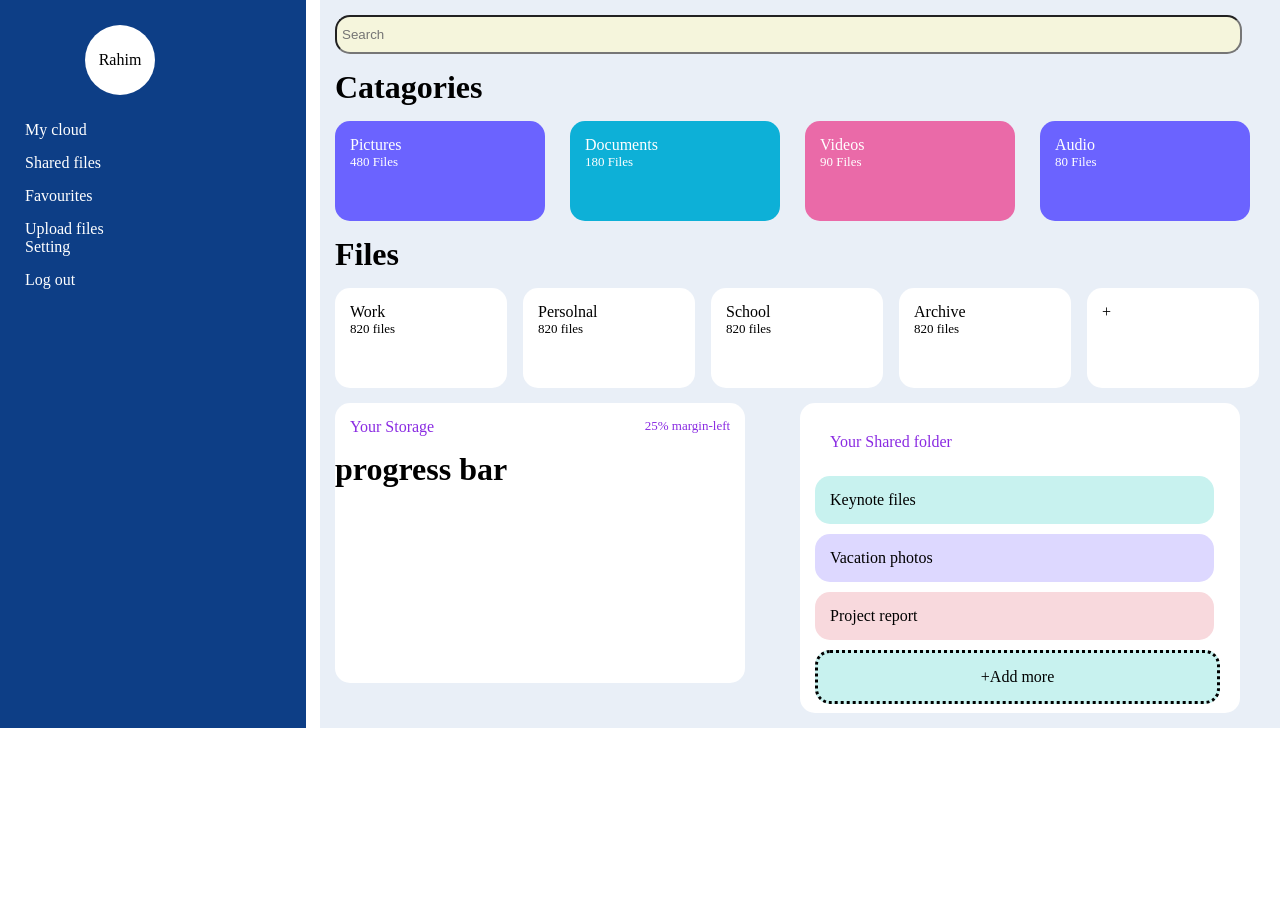
<file: Slot 2/q1/index.html>
<!DOCTYPE html>
<html lang="en">

<head>
    <meta charset="UTF-8">
    <meta name="viewport" content="width=device-width, initial-scale=1.0">
    <title>Document</title>
    <link rel="stylesheet" href="style.css">
</head>

<body>
    <div class="main">

        <div class="left">
            <div class="top" style="margin-left: 60px;">
                <div class="profile"
                    style="display: flex; justify-content: center; align-items: center;   height: 70px; width: 70px;border-radius: 50px; background-color: white;">
                    <p>Rahim</p>
                </div>
            </div>

            <div class="inx">
                <div class="middle-l" style="color: white;  display: flex; flex-direction: column; gap: 15px;">
                    <p>My cloud </p>
                    <p>Shared files</p>
                    <p>Favourites</p>
                    <p>Upload files </p>
                </div>

                <div class="bottom-l" style="color: white;  display: flex; flex-direction: column; gap: 15px;">
                    <p>Setting</p>
                    <p>Log out</p>
                </div>
            </div>



        </div>

        <div class="right">

            <div class="search">
                <input type="text" placeholder="Search"
                    style="padding: 5px;  height: 25px; width: 96%; background-color: beige; border-radius: 15px;">
            </div>

            <h1>Catagories</h1>
            <div class="right-middle">

                <div class="box blue">

                    <p>Pictures</p>
                    <p style="font-size: small;">480 Files</p>

                </div>
                <div class="box sky">

                    <p>Documents</p>
                    <p style="font-size: small;">180 Files</p>

                </div>
                <div class="box pink">

                    <p>Videos</p>
                    <p style="font-size: small;">90 Files</p>

                </div>
                <div class="box blue">

                    <p>Audio</p>
                    <p style="font-size: small;">80 Files</p>

                </div>

            </div>

            <h1>Files</h1>

            <div class="middle-r">

                <div class="box white">
                    <p>Work</p>
                    <p style="font-size: small;">820 files</p>
                </div>
                <div class="box white">
                    <p>Persolnal</p>
                    <p style="font-size: small;">820 files</p>
                </div>
                <div class="box white">
                    <p>School</p>
                    <p style="font-size: small;">820 files</p>
                </div>
                <div class="box white">
                    <p>Archive</p>
                    <p style="font-size: small;">820 files</p>
                </div>
                <div class="box white">
                    <p>+</p>

                </div>


            </div>

            <div class="bottom-r">

                <div class="l" style="border-radius: 15px;  height: 280px; width: 90%; background-color: white;">

                    <div class="nam"
                        style="padding: 15px;  color: blueviolet; display: flex; justify-content: space-between;">
                        <p>Your Storage</p>
                        <p style="font-size: small;">25% margin-left</p>
                    </div>

                    <h1>progress bar</h1>

                </div>

                <div class="l"
                    style="padding: 15px; border-radius: 15px;  height: 280px; width: 90%; background-color: white; display: flex; flex-direction: column; gap: 10px">

                    <div class="nam"
                        style="padding: 15px;  color: blueviolet; display: flex; justify-content: space-between;">
                        <p>Your Shared folder</p>

                    </div>

                    <div class="f"
                        style="height: 20px; width: 90%; border-radius: 15px;  padding: 15px;   background-color: #c8f2ef;">
                        Keynote files
                    </div>
                    <div class="f"
                        style="height: 20px; width: 90%; border-radius: 15px;  padding: 15px;   background-color: #ddd8ff;">
                        Vacation photos
                    </div>

                    <div class="f"
                        style=" height: 20px; width: 90%; border-radius: 15px; padding: 15px;   background-color: #f8d9dd;">
                        Project report
                    </div>

                    <div class="f"
                        style="height: 20px; width: 90%; border-radius: 15px;  display: flex; justify-content: center; padding: 15px;   background-color: #c8f2ef;border-style: dotted;">
                        +Add more
                    </div>



                </div>

            </div>




        </div>

    </div>
</body>

</html>
</file>
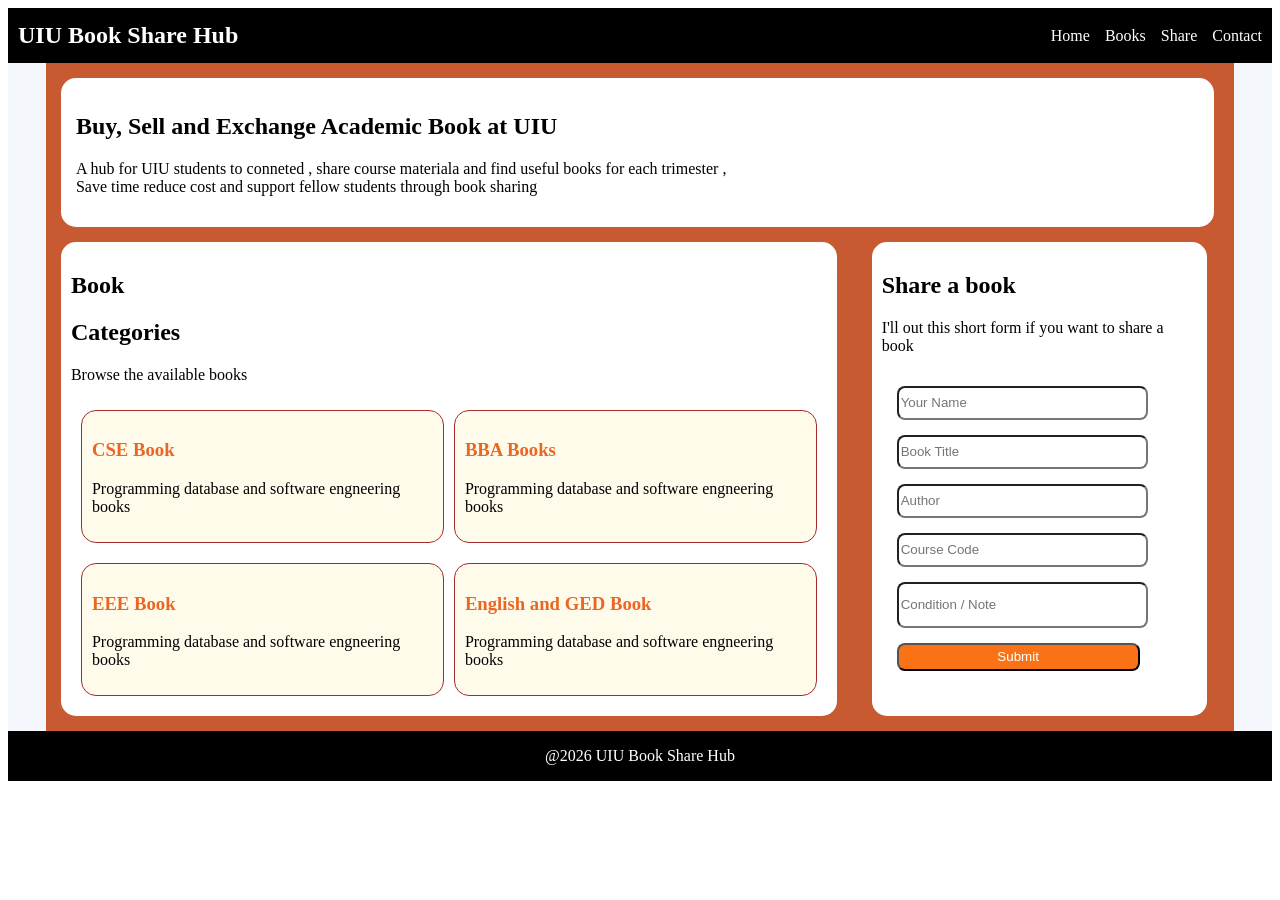
<file: Slot 2/q2/index.html>
<!DOCTYPE html>
<html lang="en">

<head>
    <meta charset="UTF-8">
    <meta name="viewport" content="width=device-width, initial-scale=1.0">
    <title>Document</title>
    <link rel="stylesheet" href="style.css">
</head>

<body>

    <div class="main">

        <div class="nav-bar" style=" height: 35px; padding: 10px;   background-color: black; display: flex; justify-content:space-between ;align-items: center;">
 
            <div class="nav-left" style="color: white;">
                <h2>UIU Book Share Hub</h2>
            </div>

            <div class="nav-right" style="color: white; display: flex; gap: 15px;">
                <p>Home</p>
                <p>Books</p>
                <p>Share</p>
                <p>Contact</p>
            </div>


        </div>

        <div class="middle" style="background-color: #c85a32;">
           
           <div class="top">
            <h2>Buy, Sell and Exchange Academic Book at UIU </h2>
            <p style="font-size: medium;">
                A hub for UIU students to conneted , share course materiala and find useful books for each trimester ,<br> Save time reduce cost and support fellow students through book sharing 

            </p>
           </div>

           <div class="middle-bottom">
            <div class="left">
               <h2>Book</h2>
               
               <h2>Categories</h2>
               
               <p style="font-weight: lighter;">Browse the available books </p>
               
               <div class="type">
                <div class="a" style=" padding: 10px; border: 1px solid brown ; border-radius: 15px;    background-color: #fffbeb;">
                    <h3 style="color: #eb6623;">CSE Book</h3>
                    <p>Programming database and software engneering books</p>
                </div>
                <div class="a" style=" padding: 10px; border: 1px solid brown ; border-radius: 15px;    background-color: #fffbeb;">
                    <h3 style="color: #eb6623;">BBA Books</h3>
                    <p>Programming database and software engneering books</p>
                </div>
               </div>
               <div class="type">
                <div class="a" style=" padding: 10px; border: 1px solid brown ; border-radius: 15px;    background-color: #fffbeb;">
                    <h3 style="color: #eb6623;">EEE Book</h3>
                    <p>Programming database and software engneering books</p>
                </div>
                <div class="a" style=" padding: 10px; border: 1px solid brown ; border-radius: 15px;    background-color: #fffbeb;">
                    <h3 style="color: #eb6623;">English and GED Book</h3>
                    <p>Programming database and software engneering books</p>
                </div>
               </div>

            </div>


            <div class="right">
             
                <h2>Share a book </h2>

                <p style="font-weight: lighter;">I'll out this short form if you want to share a book</p>

                <div class="inpt" style="padding: 15px;     display: flex; flex-direction: column; gap: 15px;">
                <input type="text" placeholder="Your Name" style="border-radius: 8px; height: 28px; width: 85%;">
                <input type="text" placeholder="Book Title " style="border-radius: 8px; height: 28px; width: 85%;">
                <input type="text" placeholder="Author" style="border-radius: 8px; height: 28px; width: 85%;">
                <input type="text" placeholder="Course Code" style="border-radius: 8px; height: 28px; width: 85%;">
                <input type="text" placeholder="Condition / Note" style="border-radius: 8px; height: 40px; width: 85%;">
                
                <button style="height: 28px; width: 85%;  border-radius: 8px; color: white; background-color: #f97316;">Submit</button>

            </div>

            </div>
           </div>


        </div>

        <div class="footer" style="color : white ;  background-color: black; display: flex; justify-content: center; align-items: center;">
            <p>@2026 UIU Book Share Hub</p>
        </div>



    </div>

</body>

</html>
</file>
<file: Slot 2/q1/style.css>
*{
    margin: 0px;
    padding: 0px;
}

.main{
    display: grid;

    grid-template-columns: 20% 75%;
    gap: 5%;

}

.left{
    background-color:#0d3e86;
  
    width: 100%;

    display: flex;
    flex-direction: column;

    padding : 25px;

    align-items: left;
    
    
}

.inx{
     display: flex;
    flex-direction: column;
    gap: 150%;
    margin-top: 10%;

}

.right{
    background-color: #e9eff7;
    display: flex;
    flex-direction: column;
    gap: 15px;
    padding: 15px;
}

.right-middle{
    display: grid ;
    grid-template-columns: repeat(4 , 1fr);
    gap: 10px;
}

.box{
    height: 70px;
    width: 80%;
    color: white;
    padding: 15px;
    border-radius: 15px;
    align-items: center;
    
}

.blue{
    background-color:#6b63ff ;
}

.sky{
    background-color:#0db0d7 ;
}

.pink{
    background-color: #ea6aa8;
}

.middle-r{
    display: grid ;
    grid-template-columns: repeat(5 , 1fr);
    gap: 10px;
}

.white{
    background-color: white;
    color: black;
}

.bottom-r{
    display: grid ;
    grid-template-columns: 49% 49%;
    gap: 1%;
}

.l{
    background-color: white;
}
</file>
<file: Slot 2/q2/style.css>
.top {
    background-color: white;
    padding: 15px;
    border-radius: 15px;
    height: auto;
    width: 97%;
}

.middle {
    padding: 15px;
    display: flex;
    flex-direction: column;
    gap: 15px;

    margin-left: 3%;
    margin-right: 3%;
    
}

.middle-bottom {
    display: grid;
    grid-template-columns: 67% 29%;

    gap: 3%;
    

}

.type{
    display: grid;
    grid-template-columns: repeat(2 , 1fr);
    padding: 10px;
    gap: 10px;
}

.left{
    background-color: white;
    border-radius: 15px;
    padding: 10px;
}

.right{
    background-color: white;
    border-radius: 15px;
    padding: 10px;
}

.main{
    background-color: #f4f7fb;
}
</file>
